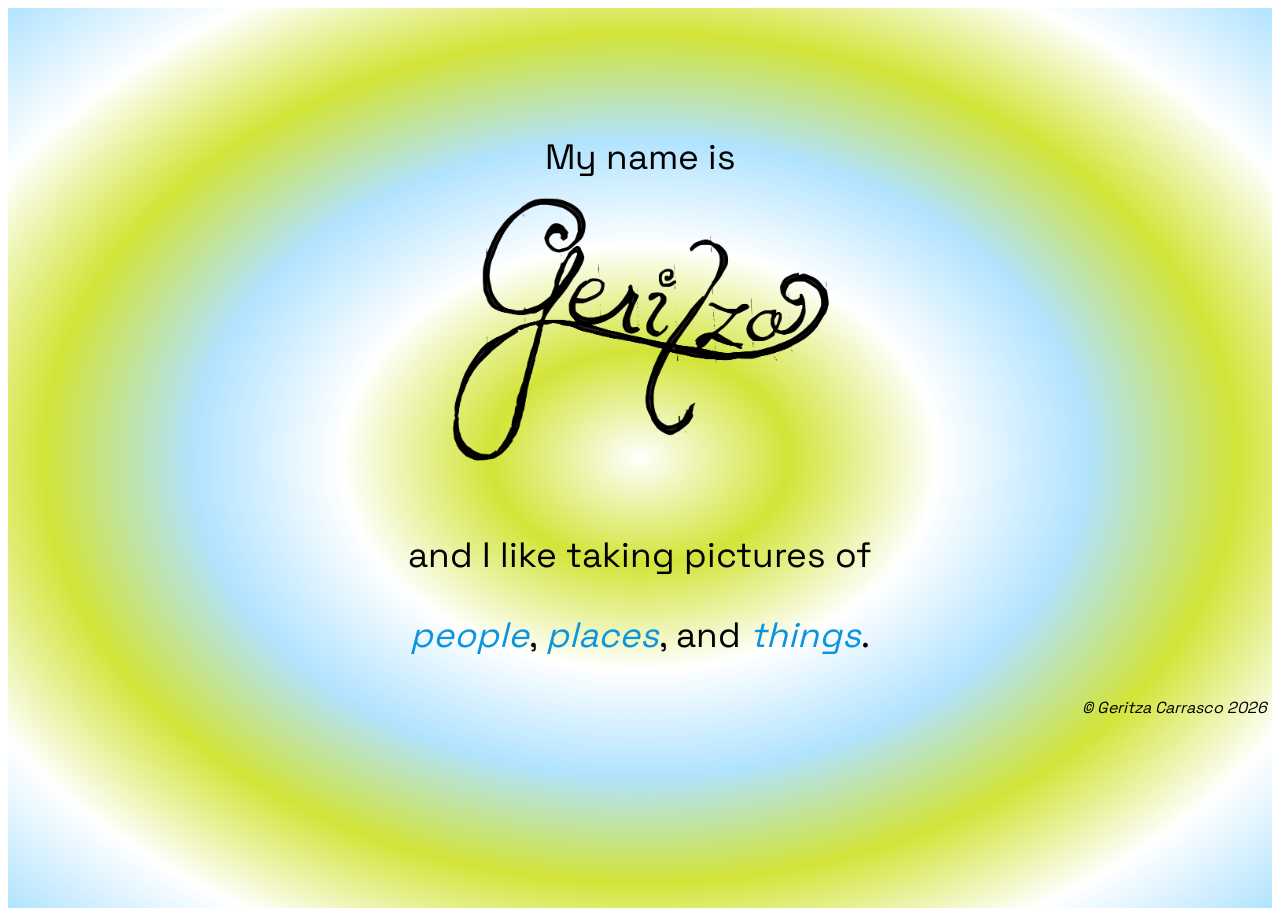
<file: index.html>
<!DOCTYPE html>
<html lang="en">
    <head>
        <meta charset="UTF-8">
        <title>Geritza Carrasco</title>
          <link rel="icon" type="image/png" href="img/star-favicon.png">
        <link rel="stylesheet" href="styles.css">
        <link rel="preconnect" href="https://fonts.googleapis.com">

<link rel="preconnect" href="https://fonts.gstatic.com" crossorigin>
<link href="https://fonts.googleapis.com/css2?family=Space+Grotesk:wght@300..700&display=swap" rel="stylesheet">
    </head>
<body>
 <div class ="title-gradient">   
    <div id = "title-page">
    <p class="title-text">My name is</p>
        <a href="about.html"><img src="img/geritza.png" alt="geritza in script" width="420"></a>
        <p>and I like taking pictures of</p>
            <p>        <a href="people.html">people</a>,
        <a href="places.html">places</a>,
        and <a href="things.html">things</a>.</p>
    </div>
    
        <footer>
            <p id="footer">© Geritza Carrasco 2026</p>
        </footer>
     </div>
    </body>
</html>
</file>
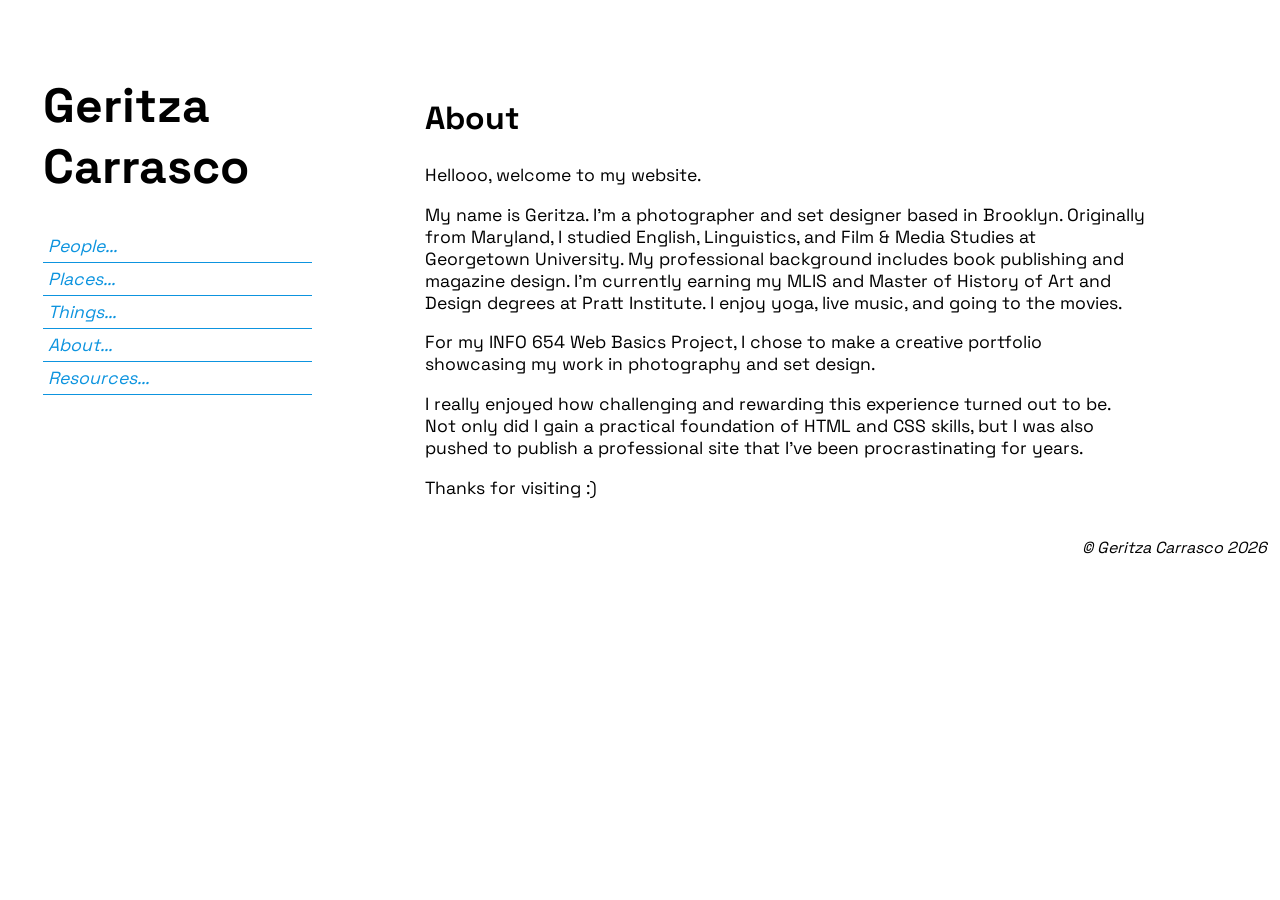
<file: about.html>
<!DOCTYPE html>
<html lang="en">
    <head>
        <meta charset="UTF-8">
        <title>About</title>
                  <link rel="icon" type="image/png" href="img/star-favicon.png">

        <link rel="stylesheet" href="styles.css">
        <link rel="preconnect" href="https://fonts.googleapis.com">
<link rel="preconnect" href="https://fonts.gstatic.com" crossorigin>
<link href="https://fonts.googleapis.com/css2?family=Space+Grotesk:wght@300..700&display=swap" rel="stylesheet">
    </head>
    <body>
        <div id="container">
        
        <div id="sidenav">
            
            <header>
                <h1>Geritza Carrasco</h1>
            </header>
            
            <nav>
                <ol>
                    <li><a class="links" href="people.html">People...</a></li>
                    <li><a class="links" href="places.html">Places...</a></li>
                    <li><a class="links" href="things.html">Things...</a></li>
                    <li><a class="links" href="about.html">About...</a></li>
                    <li><a class="links" href="resources.html">Resources...</a></li>
                </ol>      
            </nav>
        </div>   
            
                  <div id="main">
                              <div>
          <h2>About</h2>
          </div>
                      <p>Hellooo, welcome to my website.</p>
                      <p>My name is Geritza. I'm a photographer and set designer based in Brooklyn. Originally from Maryland, I studied 
                          English, Linguistics, and Film &amp; Media Studies at Georgetown University. My professional 
                          background includes book publishing and magazine design. I'm currently earning 
                          my MLIS and Master of History of Art and Design degrees at Pratt Institute. I enjoy yoga, live music, and going to the movies.</p>
                      <p>For my INFO 654 Web Basics Project, I chose to make a creative portfolio showcasing my work in photography and set design.</p>
                      <p>I really enjoyed how challenging and rewarding this experience turned out to be. Not only did I gain a practical foundation of HTML and CSS skills, but I was also pushed to publish a professional site that I've been procrastinating for years.</p>
                      
                      <p>Thanks for visiting :)</p>
                    </div>
            </div> 
        
        <footer>
            <p id="footer">© Geritza Carrasco 2026</p>
        </footer>
    </body>
</html>
</file>
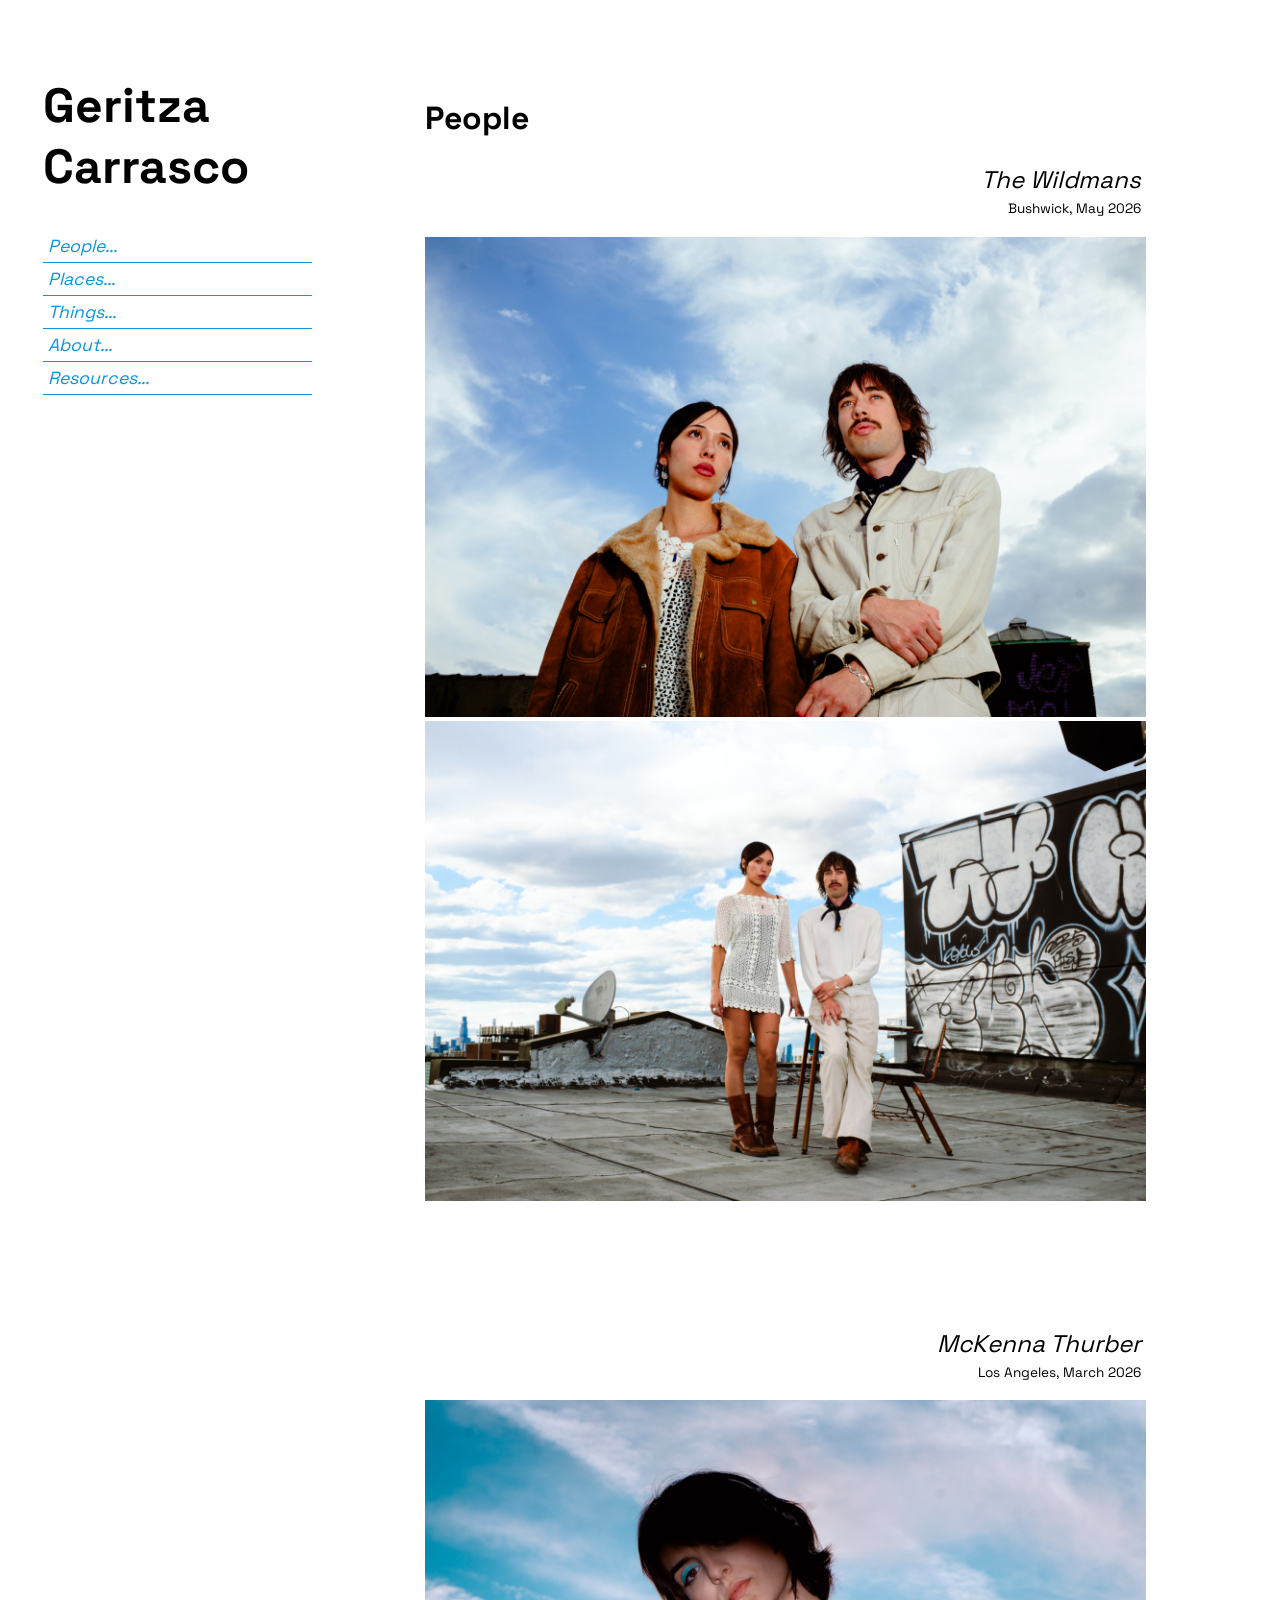
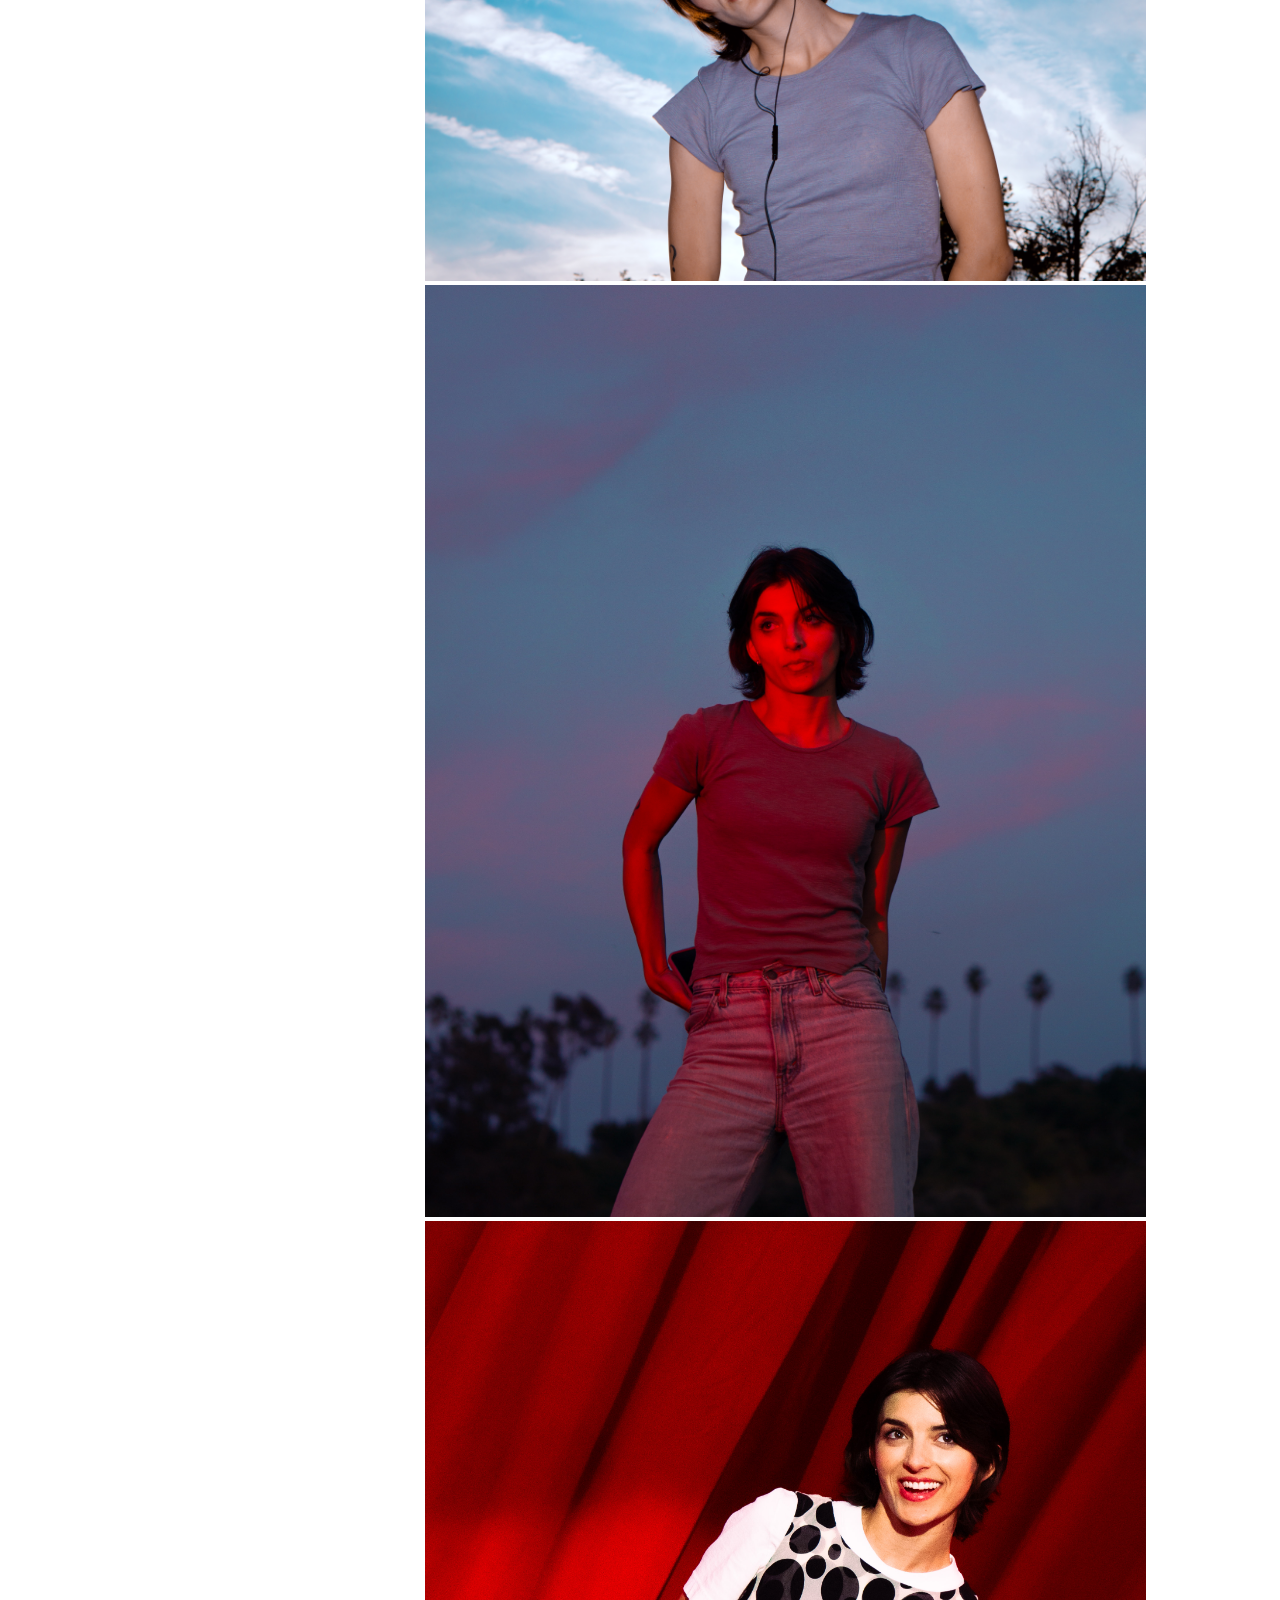
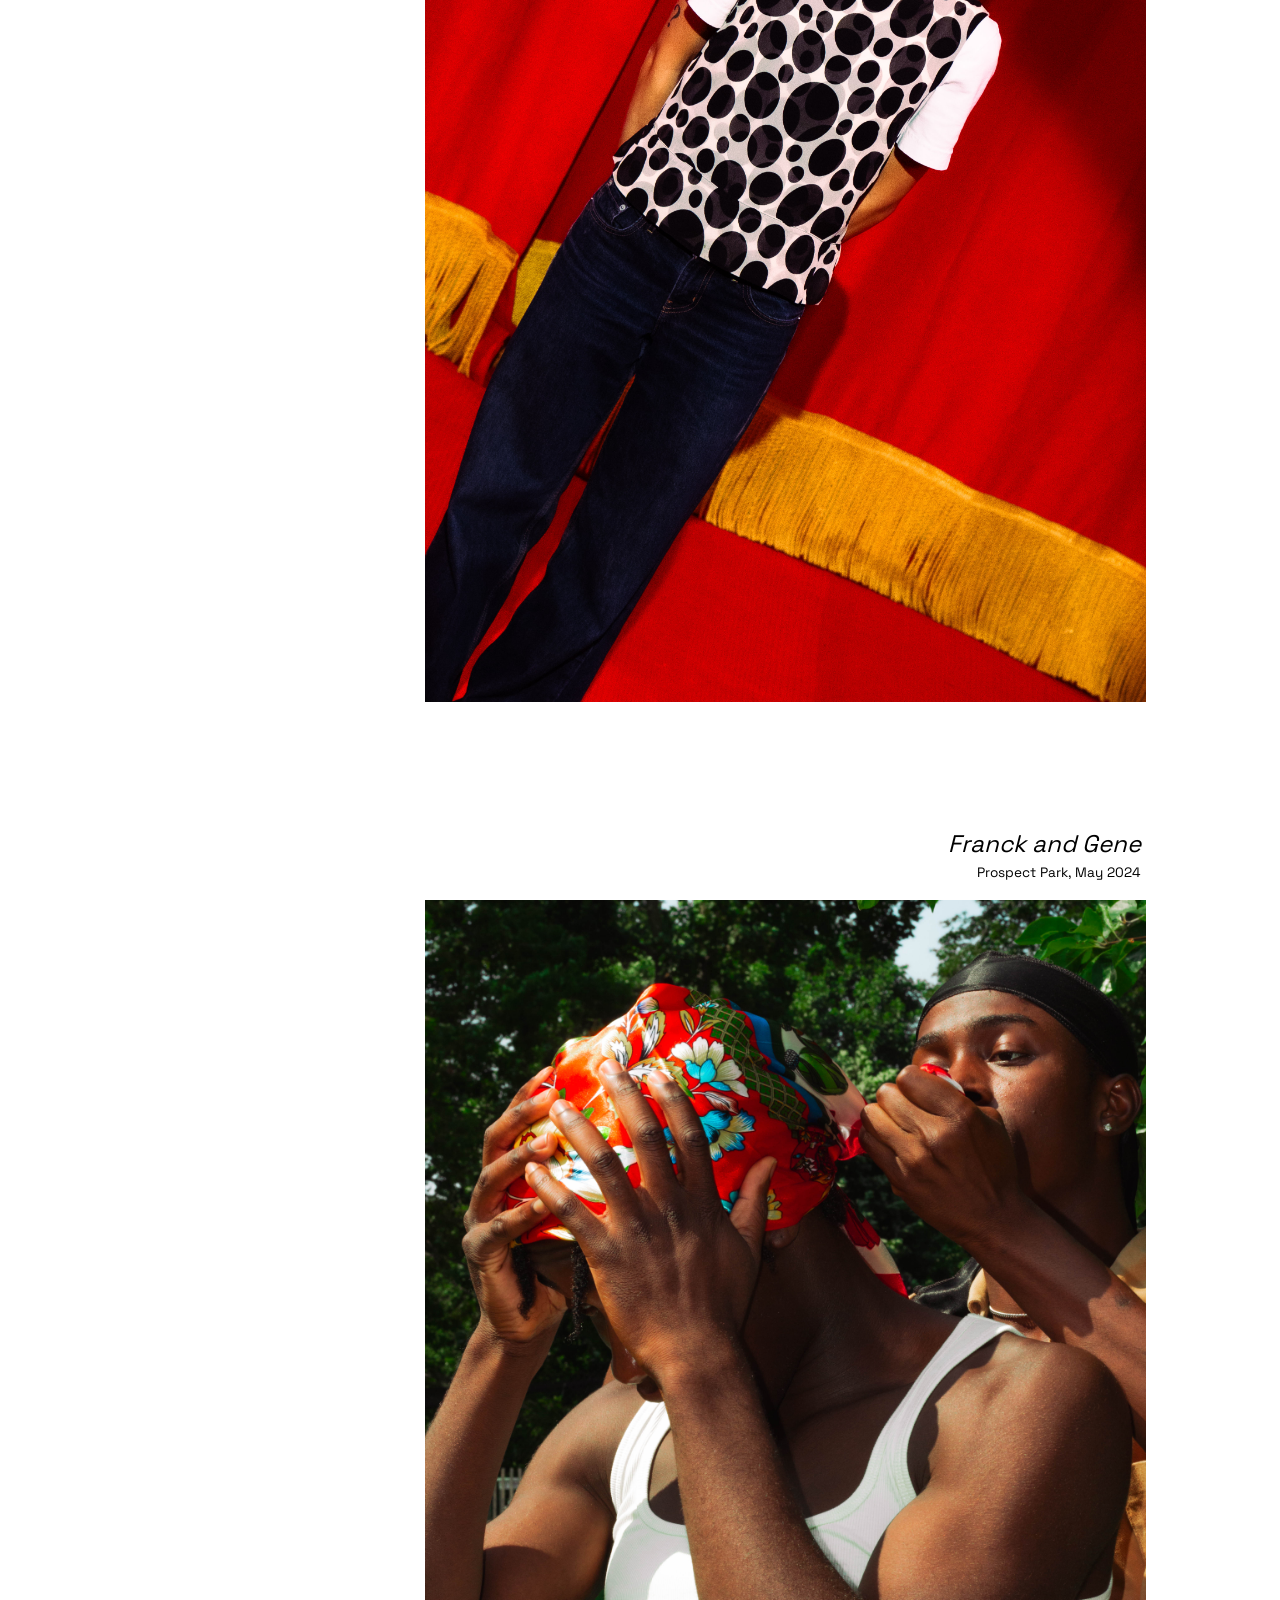
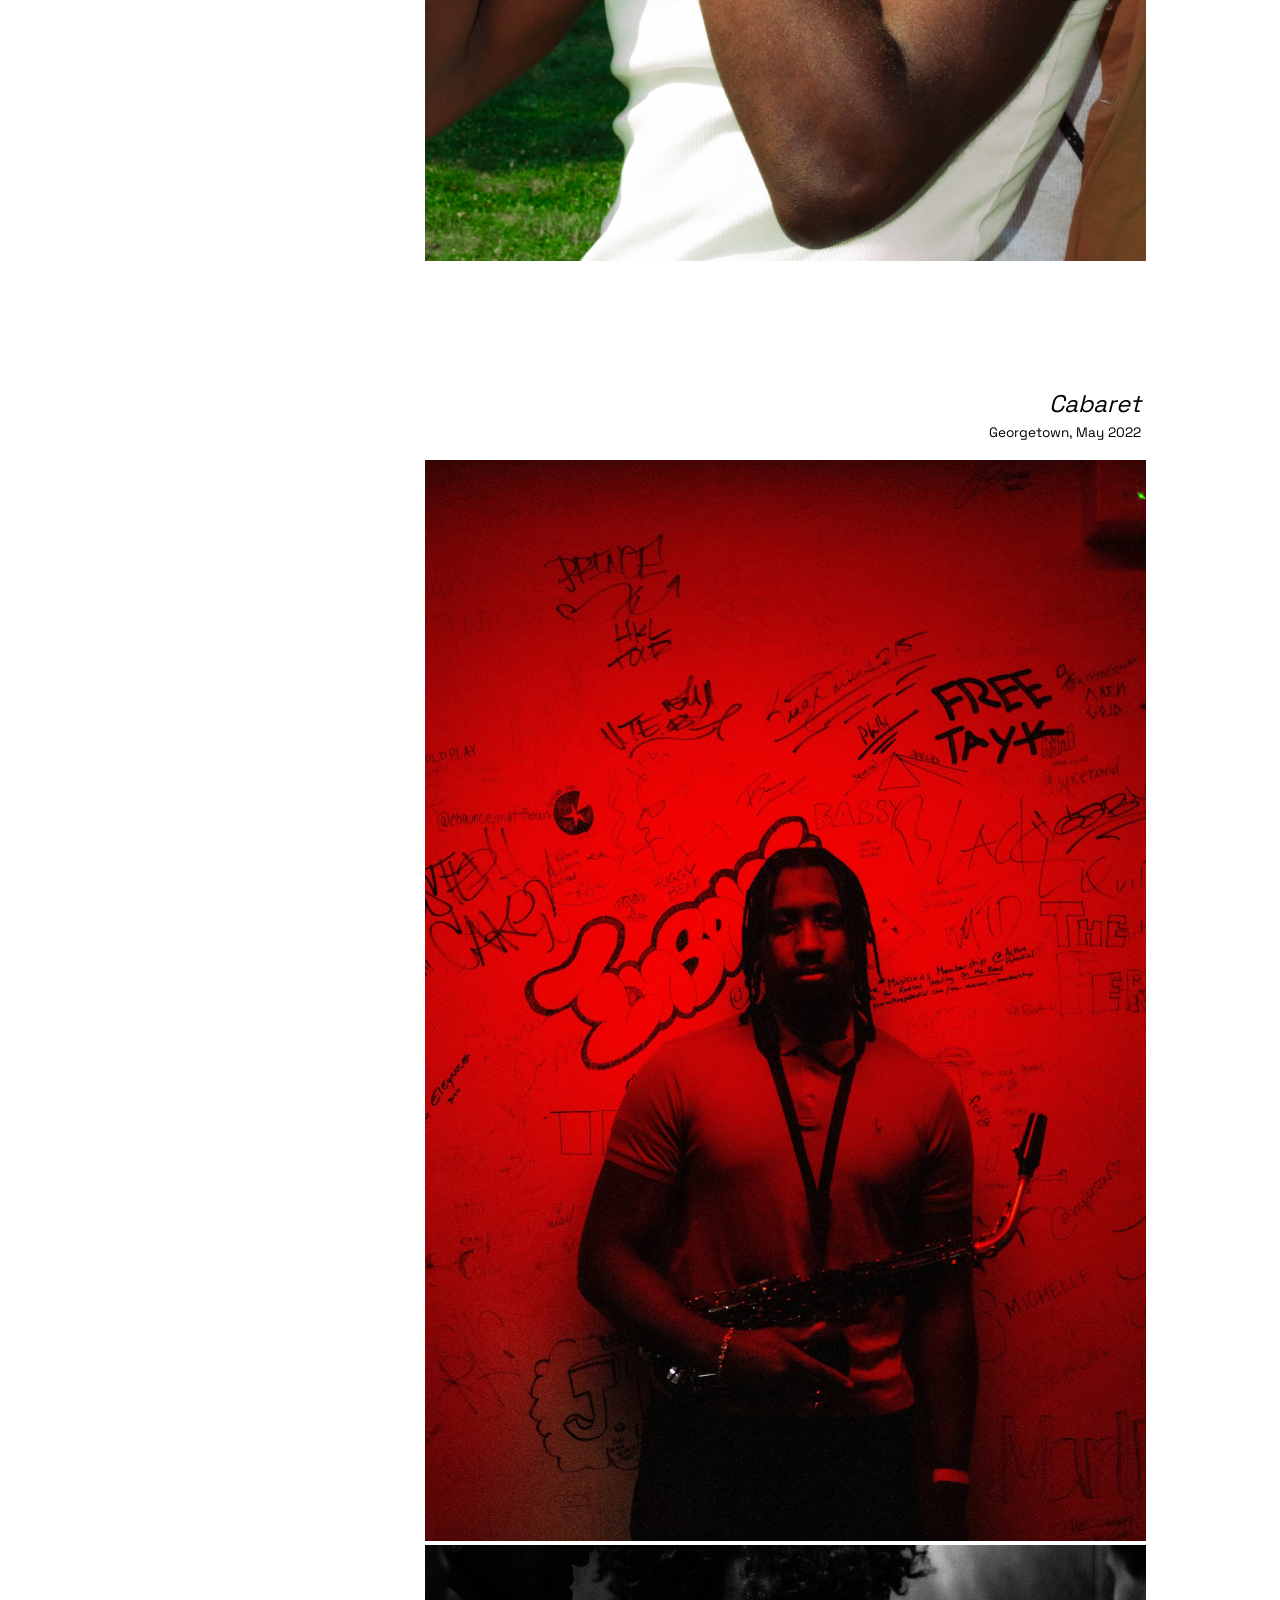
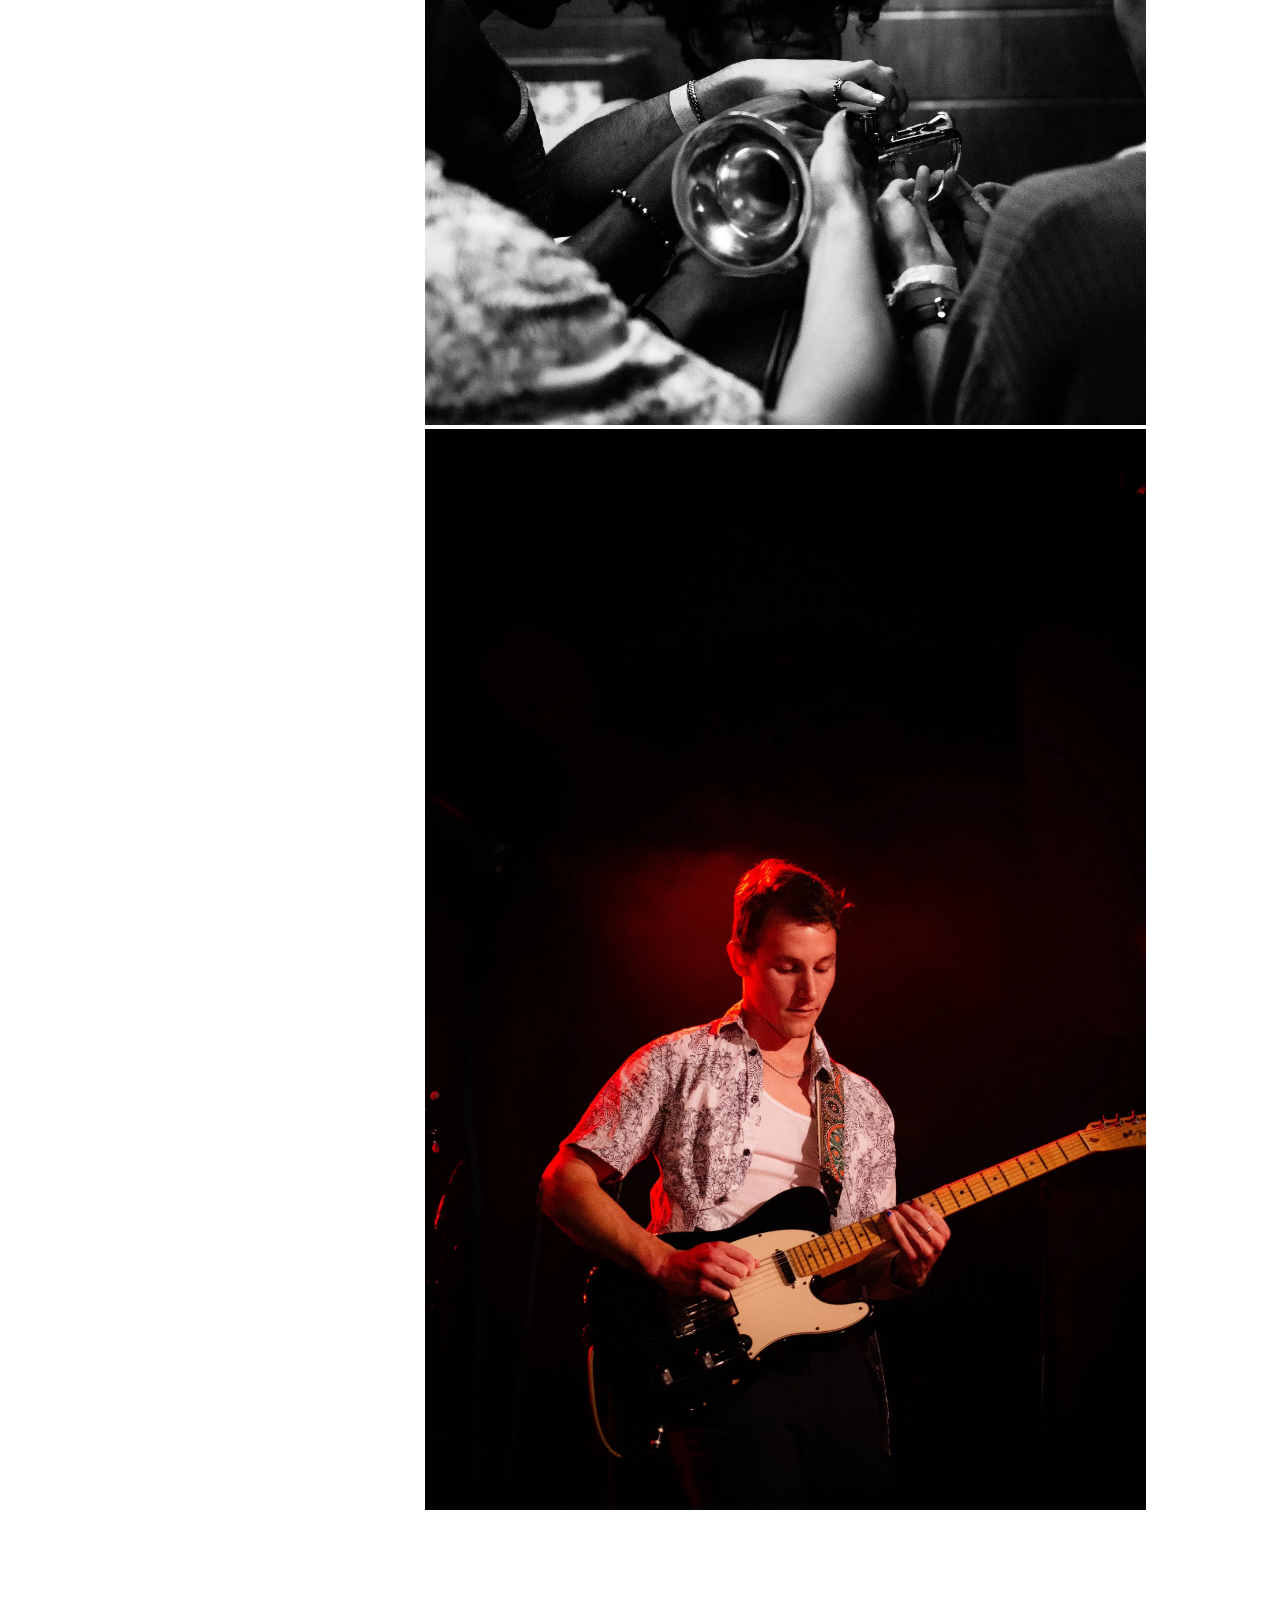
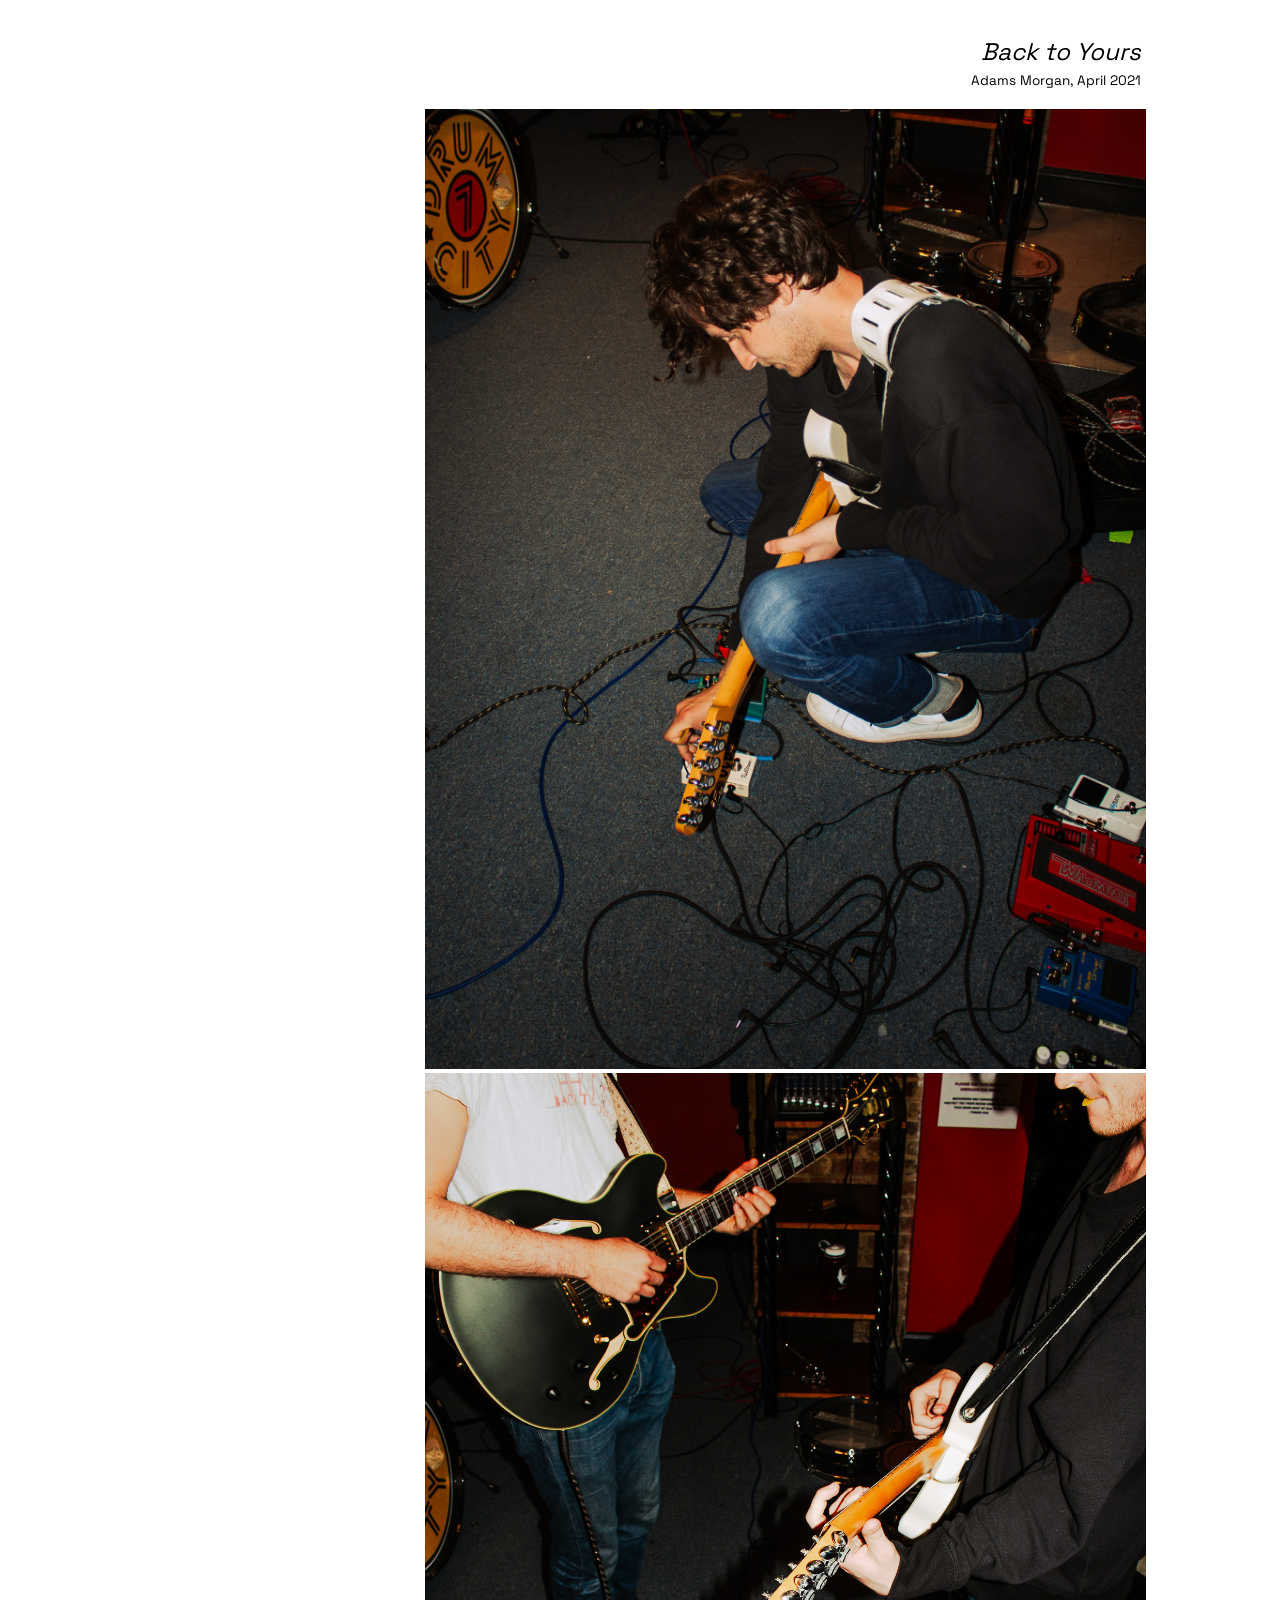
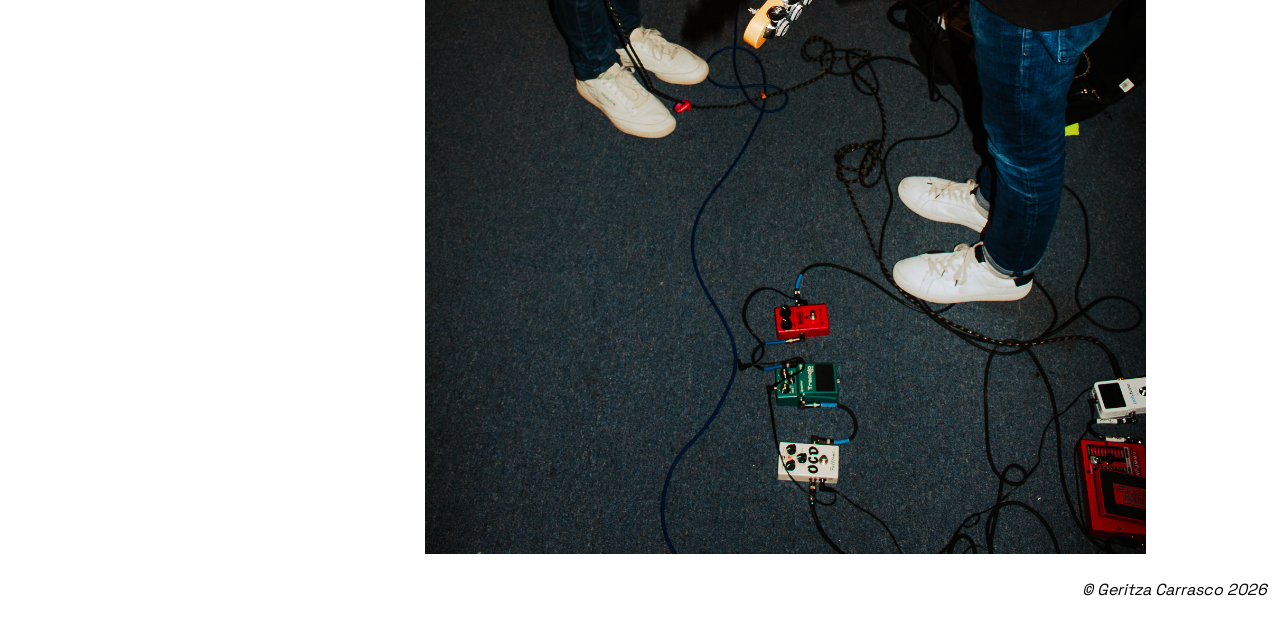
<file: people.html>
<!DOCTYPE html>
<html lang="en">
    <head>
        <meta charset="UTF-8">
        <title>People</title>
                <link rel="icon" type="image/png" href="img/star-favicon.png">

        <link rel="stylesheet" href="styles.css">
<link rel="preconnect" href="https://fonts.googleapis.com">
<link rel="preconnect" href="https://fonts.gstatic.com" crossorigin>
<link href="https://fonts.googleapis.com/css2?family=Space+Grotesk:wght@300..700&display=swap" rel="stylesheet">
    </head>
    <body>
        <div id="container">
          
        <div id="sidenav">
            
            <header>
                <h1>Geritza Carrasco</h1>
            </header>
            
            <nav>
                <ol>
                    <li><a class="links" href="people.html">People...</a></li>
                    <li><a class="links" href="places.html">Places...</a></li>
                    <li><a class="links" href="things.html">Things...</a></li>
                    <li><a class="links" href="about.html">About...</a></li>
                    <li><a class="links" href="resources.html">Resources...</a></li>
                </ol>    
            </nav>
        </div>   
         
      <div id="main">
          
        <div>
          <h2>People</h2>
          </div>

           <div>
            <p class="title">The Wildmans</p>
            <p class="subtitle">Bushwick, May 2026</p>
          </div>
          
          <div class="photos">
            <img src="img/wildmans-gazing.jpg" alt="two siblings gaze up ahead with a big blue sky behind them">
            <img src="img/wildmans-stancing.jpg" alt="the same siblings stand on a roof in brooklyn, graffiti in the back">
          </div>
 
        <div class="captions">
            <p class="title">McKenna Thurber</p>
            <p class="subtitle">Los Angeles, March 2026</p>
          </div>
          
          <div class="photos">
                <img src="img/mckenna-shadow.jpg" alt="a young woman wears headphones in front of a bright, blue sky, a shadow obscures half her face">
               <img src="img/mckenna-red.jpg" alt="the same woman glows red as she ponders against a duskier, moodier sky">
            <img src="img/mckenna-curtain.jpg" alt="this time she poses in front of a bright red curtain, beaming up at the spotlight">
          </div>
        
            <div class="captions">
            <p class="title">Franck and Gene</p>
            <p class="subtitle">Prospect Park, May 2024</p>
          </div>
          
          <div class="photos">
                <img src="img/franck-gene.jpg" alt="a young man helps his friend adjust the scarf wrapped around his head">
          </div>  
        
          <div class="captions">
            <p class="title">Cabaret</p>
            <p class="subtitle">Georgetown, May 2022</p>
          </div>
          
          <div class="photos">
            <img src="img/sax.jpg" alt="a young musician holding his saxophone in a red lit room">
            <img src="img/trumpet-hands.jpg" alt="four sets of hands rubbing a trumpet for good luck before a performance">
            <img src="img/guitar.jpg" alt="a young guitarist plays on stage, backlit by a red spotlight">
          </div>
          
          <div class="captions">
            <p class="title">Back to Yours</p>
            <p class="subtitle">Adams Morgan, April 2021</p>
          </div>
          
          <div class="photos">
                <img src="img/strums-and-drums.jpg" alt="a man bends over to adjust guitar pedals while wearing his electric guitar">
                <img src="img/mmm.jpg" alt="two men play electric guitar facing each other">
          </div>

        </div>
</div>
        
        <footer>
            <p id="footer">© Geritza Carrasco 2026</p>
        </footer>
    </body>
</html>
</file>
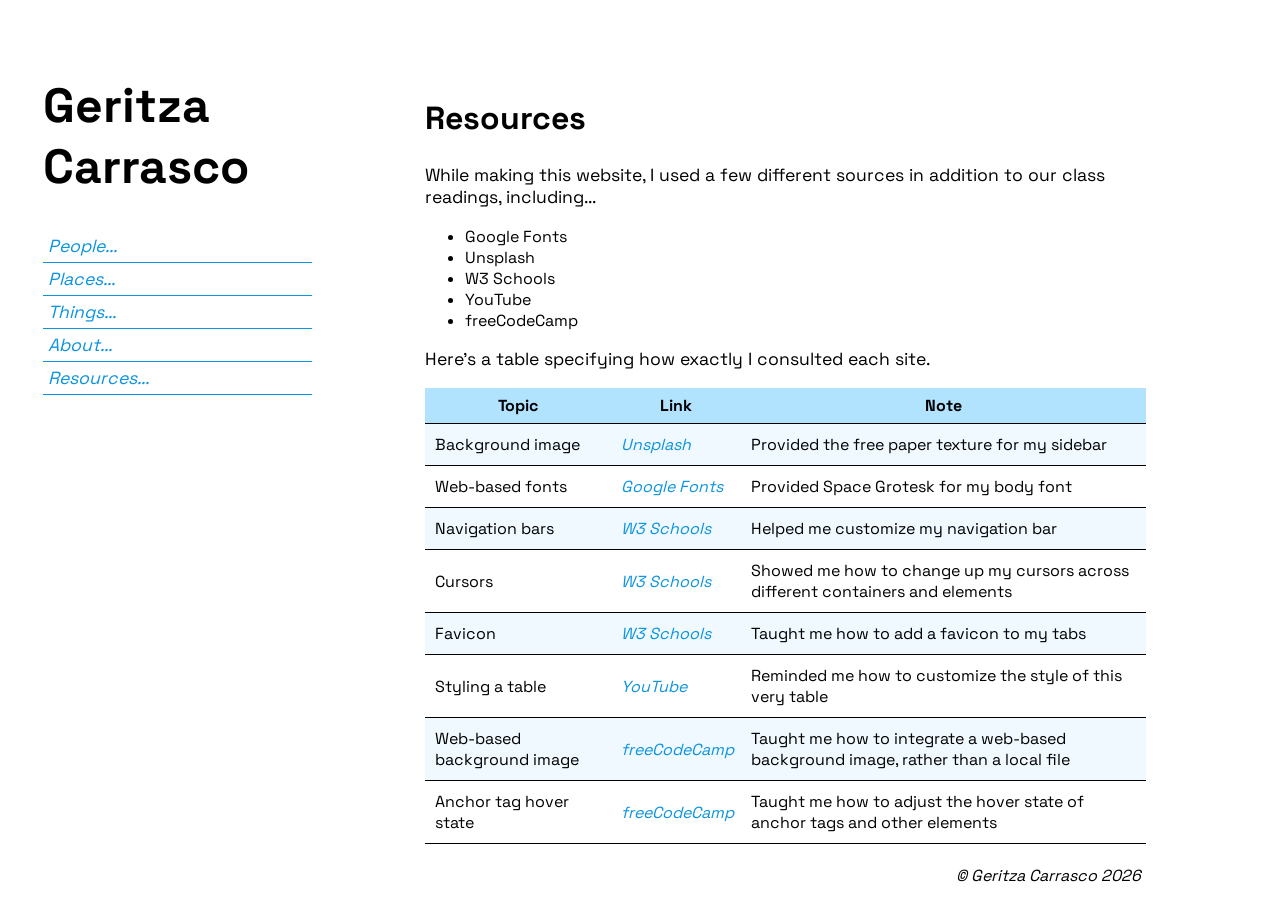
<file: resources.html>
<!DOCTYPE html>
<html lang="en">
    <head>
        <meta charset="UTF-8">
        <title>Resources</title>
                  <link rel="icon" type="image/png" href="img/star-favicon.png">

        <link rel="stylesheet" href="styles.css">
<link rel="preconnect" href="https://fonts.googleapis.com">
<link rel="preconnect" href="https://fonts.gstatic.com" crossorigin>
<link href="https://fonts.googleapis.com/css2?family=Space+Grotesk:wght@300..700&display=swap" rel="stylesheet">
    </head>
    <body>
        <div id="container">
        
        <div id="sidenav">
            
            <header>
                <h1>Geritza Carrasco</h1>
            </header>
            
            <nav>
                <ol>
                    <li><a class="links" href="people.html">People...</a></li>
                    <li><a class="links" href="places.html">Places...</a></li>
                    <li><a class="links" href="things.html">Things...</a></li>
                    <li><a class="links" href="about.html">About...</a></li>
                    <li><a class="links" href="resources.html">Resources...</a></li>
                </ol>    
            </nav>
        </div> 
            
            <div id="main">
                
                        <div>
          <h2>Resources</h2>
          </div>
                <p>While making this website, I used a few different sources in addition to our class readings, including...</p>
                <ul>
                    <li>Google Fonts</li>
                    <li>Unsplash</li>
                    <li>W3 Schools</li>
                    <li>YouTube</li>
                    <li>freeCodeCamp</li>
                    </ul>
                    
                <p>Here's a table specifying how exactly I consulted each site.</p>
                
                <table>
                <tr>
                    <th>Topic</th>
                    <th>Link</th>
                    <th>Note</th>
                </tr>
                
                 <tr>
                    <td>Background image</td>
                        <td> <a href="https://unsplash.com/s/photos/paper-texture">Unsplash</a></td>
                    <td>Provided the free paper texture for my sidebar</td>
                </tr>
                    
                    <tr>
                    <td>Web-based fonts</td>
                        <td> <a href="https://fonts.google.com/specimen/Space+Grotesk?preview.script=Latn">Google Fonts</a></td>
                    <td>Provided Space Grotesk for my body font</td>
                    </tr>
                    
                <tr>
                    <td>Navigation bars</td>
                    <td><a href="https://www.w3schools.com/css/css_navbar.asp">W3 Schools</a></td>
                    <td>Helped me customize my navigation bar</td>
                </tr>
                
                    <tr>
                    <td>Cursors</td>
                    <td><a href="https://www.w3schools.com/cssref/pr_class_cursor.php">W3 Schools</a></td>
                    <td>Showed me how to change up my cursors across different containers and elements</td>
                    </tr>
                    
                                                            <tr>
                    <td>Favicon</td>
                    <td><a href="https://www.w3schools.com/html/html_favicon.asp">W3 Schools</a></td>
                    <td>Taught me how to add a favicon to my tabs</td>
                    </tr>
                    
                    <tr>
                        <td>Styling a table</td>
                        <td><a href="https://www.youtube.com/watch?v=lXxEm9thbiQ">YouTube</a></td>
                        <td>Reminded me how to customize the style of this very table</td>
                    </tr>
                    
                    <tr>
                    <td>Web-based background image</td>
                    <td><a href="https://www.freecodecamp.org/learn/responsive-web-design/applied-visual-design/create-texture-by-adding-a-subtle-pattern-as-a-background-image">freeCodeCamp</a></td>
                    <td>Taught me how to integrate a web-based background image, rather than a local file</td>
                    </tr>
                    
                    <tr>
                        <td>Anchor tag hover state</td>
                        <td><a href="https://www.freecodecamp.org/learn/responsive-web-design/applied-visual-design/adjust-the-hover-state-of-an-anchor-tag">freeCodeCamp
</a></td>
                        <td>Taught me how to adjust the hover state of anchor tags and other elements</td>

                    </tr>
                    

                    
                </table>

                        <footer>
            <p id="footer">© Geritza Carrasco 2026</p>
        </footer>
            </div>
        
        </div>
        

    </body>
</html>
</file>
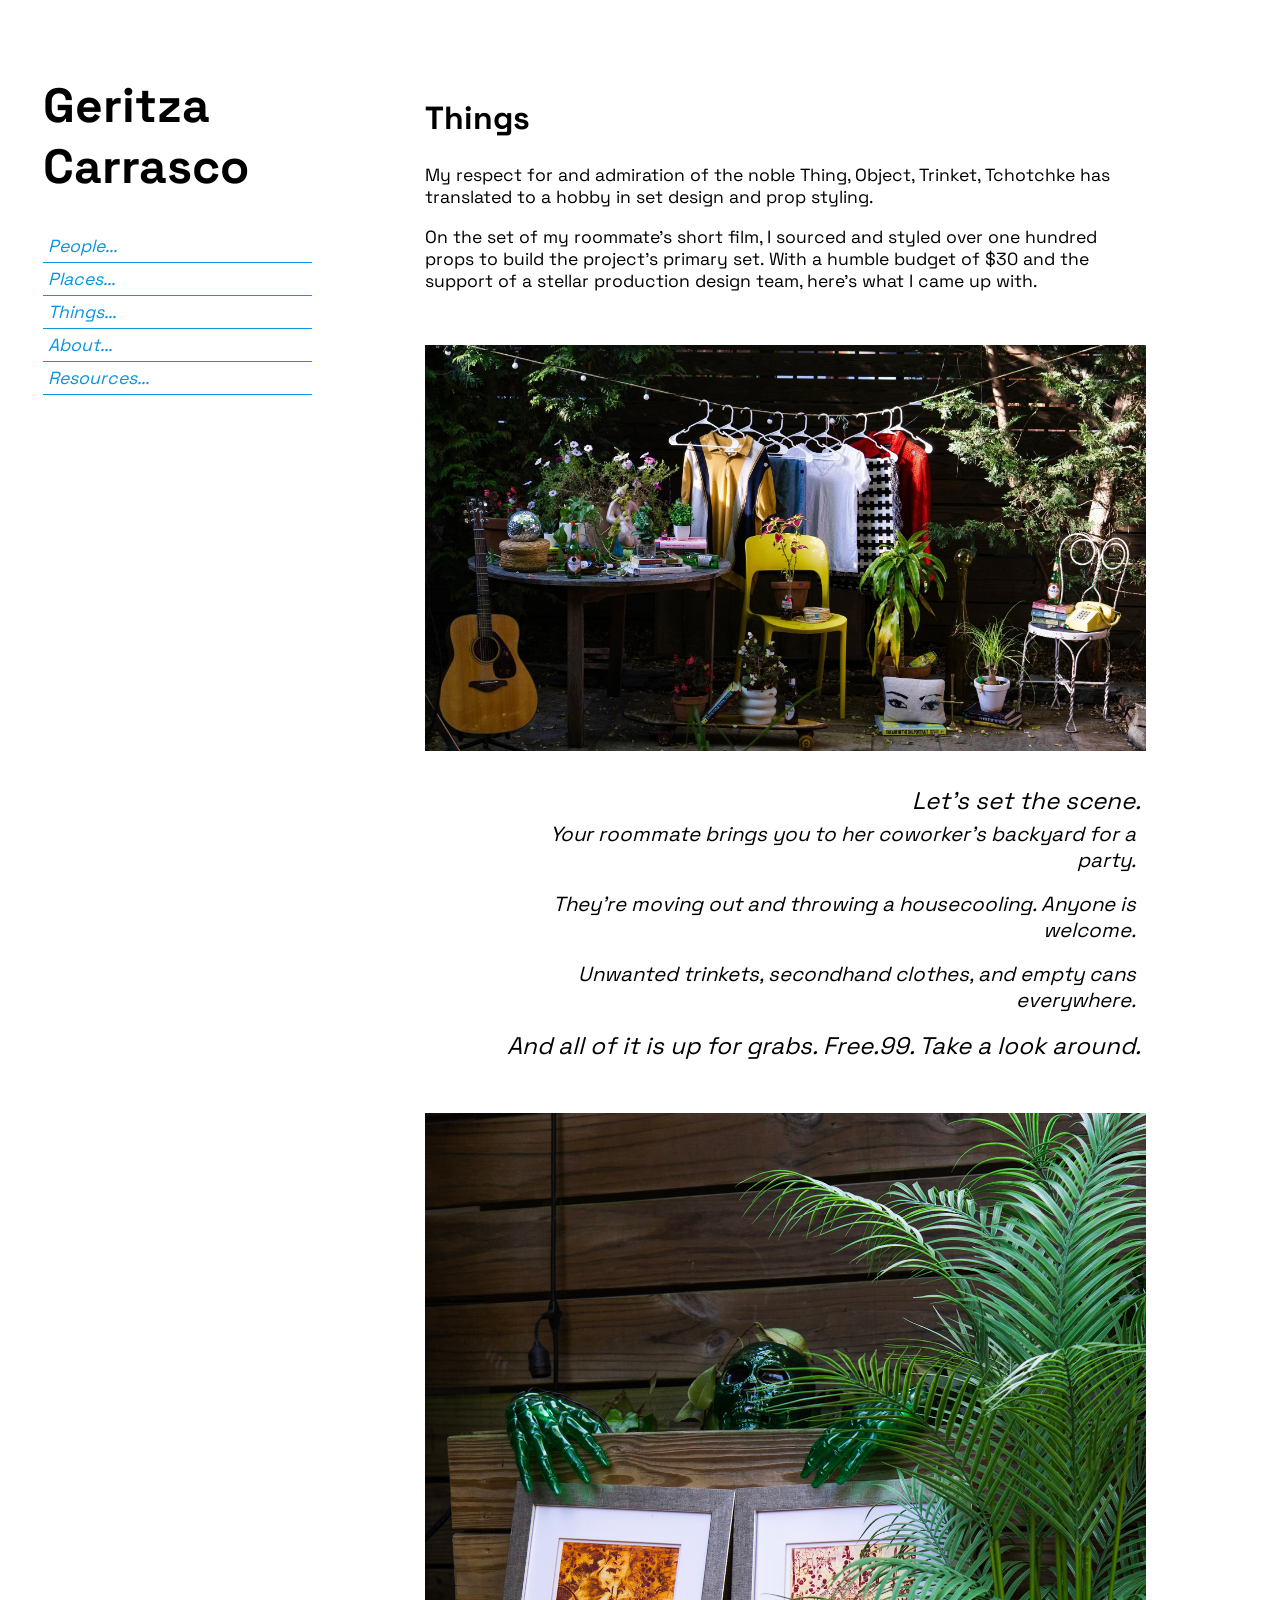
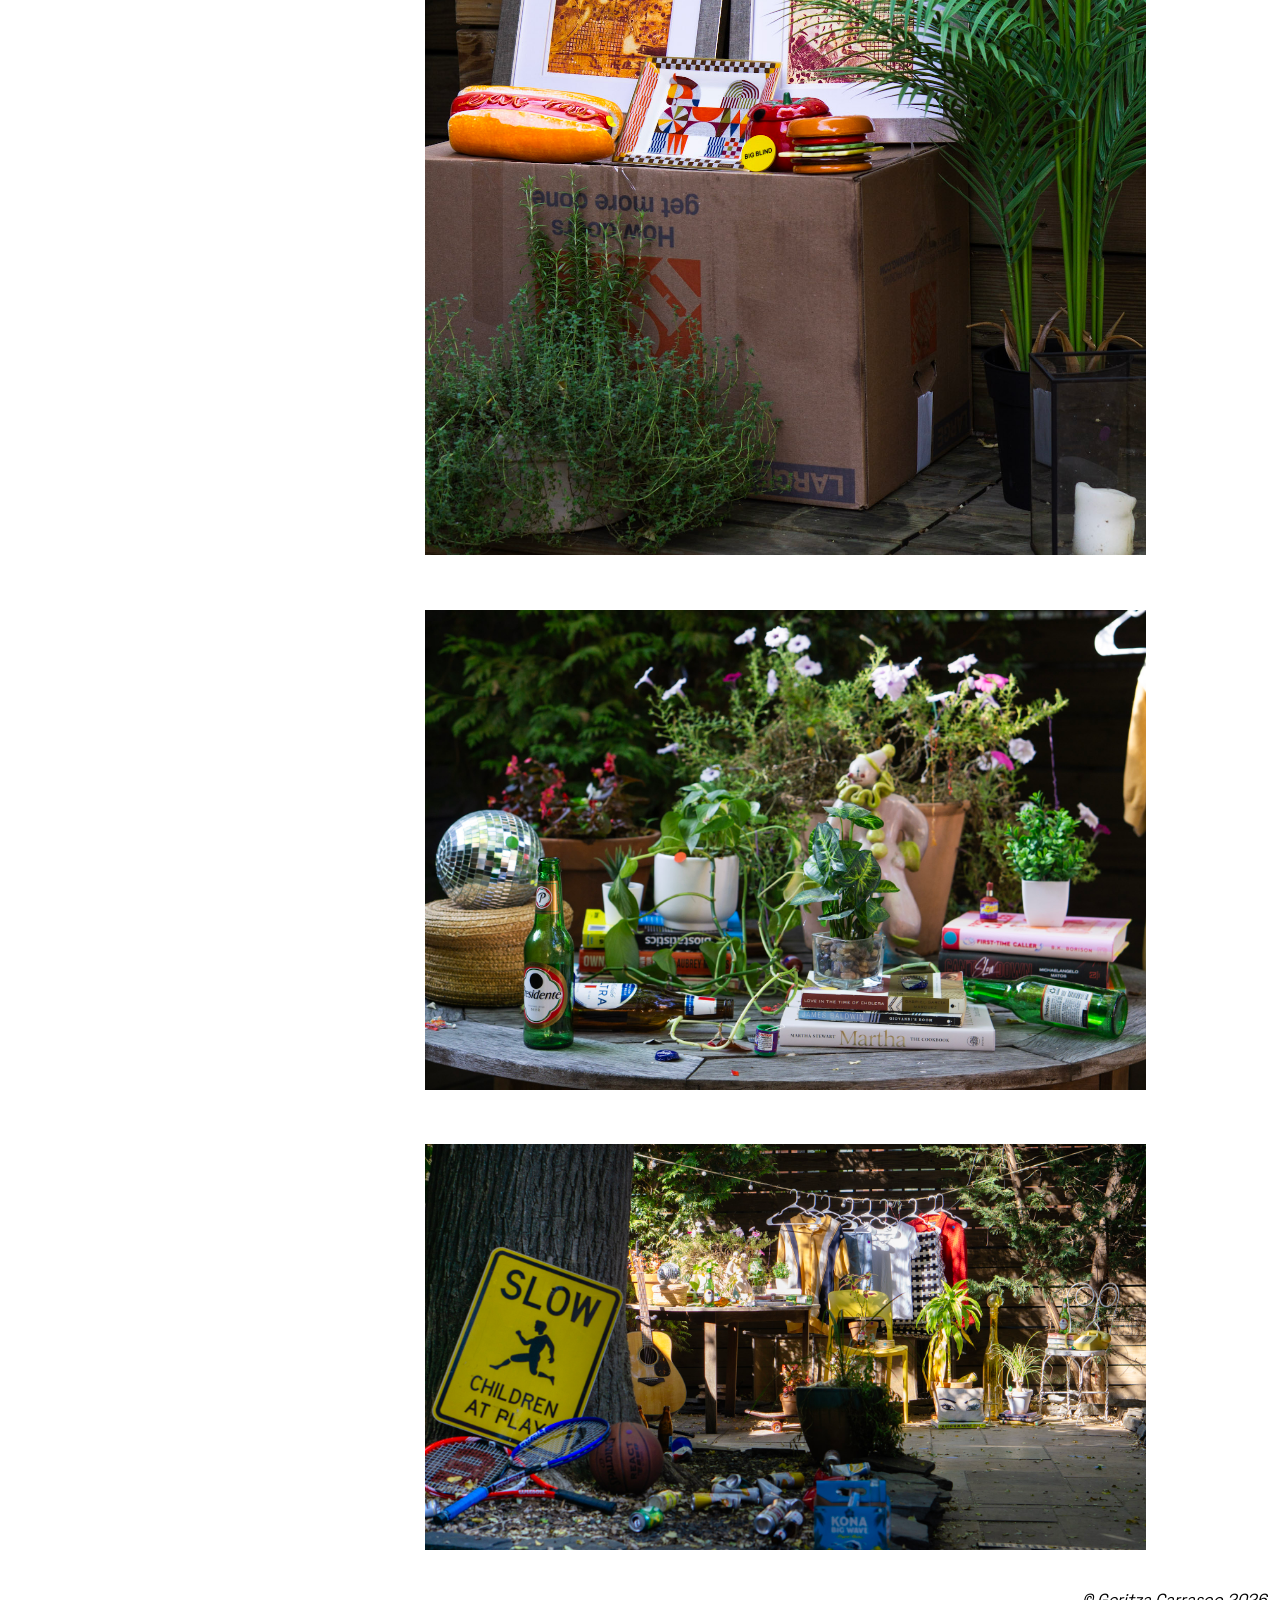
<file: things.html>
<!DOCTYPE html>
<html lang="en">
    <head>
        <meta charset="UTF-8">
        <title>Things</title>
                  <link rel="icon" type="image/png" href="img/star-favicon.png">

        <link rel="stylesheet" href="styles.css">
        <link rel="preconnect" href="https://fonts.googleapis.com">
<link rel="preconnect" href="https://fonts.gstatic.com" crossorigin>
<link href="https://fonts.googleapis.com/css2?family=Space+Grotesk:wght@300..700&display=swap" rel="stylesheet">
    </head>
    <body>
        <div id="container">
        
        <div id="sidenav">
            
            <header>
                <h1>Geritza Carrasco</h1>
            </header>
            
            <nav>
                <ol>
                    <li><a class="links" href="people.html">People...</a></li>
                    <li><a class="links" href="places.html">Places...</a></li>
                    <li><a class="links" href="things.html">Things...</a></li>
                    <li><a class="links" href="about.html">About...</a></li>
                    <li><a class="links" href="resources.html">Resources...</a></li>
                </ol>     
            </nav>
        </div>
 <div id="main">
             <div>
          <h2>Things</h2>
          </div>
     <p>My respect for and admiration of the noble Thing, Object, Trinket, Tchotchke has translated to a hobby in set design and prop styling.</p>
        <p>On the set of my roommate's short film, I sourced and styled over one hundred props to build the project's primary set.&nbsp;With a humble budget of $30 and the support of a stellar production design team, here’s what I came up with.</p>
     <img class="set-pic" src="img/chips-set.jpg" alt="a large collection of things and stuff comprising the set of a crowded yet stylish yard sale. among the objects are an acoustic guitar, a small disco ball, a yellow chair, plants, shirts hanging from a clothesline, and about a million other things"> 
     
     <ul>
          <li class="title">Let’s set the scene.
            <ul>
                <li class=subtitle>Your roommate brings you to her coworker’s backyard for a party.</li>
                <li class=subtitle>They're moving out and throwing a housecooling. Anyone is welcome.</li>
                <li class="subtitle">Unwanted trinkets, secondhand clothes, and empty cans everywhere.</li>
            </ul>
         </li>
        <li class="title">And all of it is up for grabs. Free.99. Take a look around.</li>
     </ul>

     <img class="set-pic" src="img/set-2.jpg" alt="ceramics, art frames, and plants balance on and around a cardboard box as a halloween decoration skeleton dangles over them"> 
     <img class="set-pic" src="img/set-3.jpg" alt="a jumbled mess of beer bottles, books, plants, and a disco ball on a wooden table"> 
     <img class="set-pic" src="img/set-4.jpg" alt="the same full set as before, this time foregrounded by beer bottles scattered in front of a stolen traffic sign and sports gear on the ground"> 

        </div>
        </div>
        
        <footer>
            <p id="footer">© Geritza Carrasco 2026</p>
        </footer>
        
    </body>
</html>
</file>
<file: styles.css>
ol {list-style-type:none;
margin: 0;
padding:0;}

p {font-family: "space grotesk", monospace;
font-size:1.1em;}

h1 {font-family: "space grotesk", monospace;
font-size:3em;}

h2 {font-family: "space grotesk", monospace;
font-size:2em;}

li {font-family: "space grotesk", monospace;}

a {color: #0d94df;
    font-style:oblique;
text-decoration:none;
cursor:cell;}

a:hover {color: #b0ba19;
    font-style:normal;}

a:visited{color:#bcc350;}

table{
   background-color: #ffffff;
    border-collapse: collapse;
}

th {font-family: "space grotesk", monospace; 
    background-color:#b1e3ff;
padding:7px;
    border-bottom:solid;
    border-width:1px;
}

tr {
    border-bottom:solid;
border-width:1px;
border-color:#000000;}

tr:nth-child(even){background-color: #eff9ff;}

td {font-family: "space grotesk", monospace; 
    padding-right:7px;
padding-top:10px;
padding-left:10px;
padding-bottom:10px;}

tr:hover {color:#b0ba19;}

img {max-width: 100%;
position: relative;}

.links {
    text-decoration: none;
    font-style:oblique;
    font-size:1.1em;
border-bottom:solid;
border-width: .7px;
display: block;
  width: 92%;
padding:5px;
    cursor:cell;
}

.title {font-style: italic;
text-align: right;
font-size: 1.5em;
margin:5px;
list-style-type: none;}

.subtitle {text-align:right;
font-size:85%;
margin:5px;
list-style-type: none;
padding-bottom:2%;}

.captions {margin-top:17%;}

.set-pic {padding-top:5%;
padding-bottom:2%;}

.title-gradient {background: radial-gradient(#ffffff, #d2e438, #ffffff, #b1e3ff, #d2e438,#ffffff, #b1e3ff);
height:900px;
margin:0;
padding:0;}

.title-text {padding-top:10%;
margin:0;}

#title-page {
    text-align:center;
    font-size: 2em;
}

#container {
    display: flex;
cursor:crosshair;}

#sidenav {
    width: 22%;
    height:100%;
    padding: 1.75%;
    margin: 1%;
    cursor:crosshair;
    position:fixed;
    background: url("https://images.unsplash.com/photo-1776278515779-ced7af4425b7?q=80&w=1015&auto=format&fit=crop&ixlib=rb-4.1.0&ixid=NHwxMjA3fDA%3D");
}

#main {
    width: 75%;
    padding-left: 33%;
    padding-right: 10%;
    padding-top:5%;
cursor:crosshair;}

#footer {
    padding: 5px;
    font-style: oblique;
    font-size:1em;
    text-align: right;
padding-left: 20px;}
</file>
